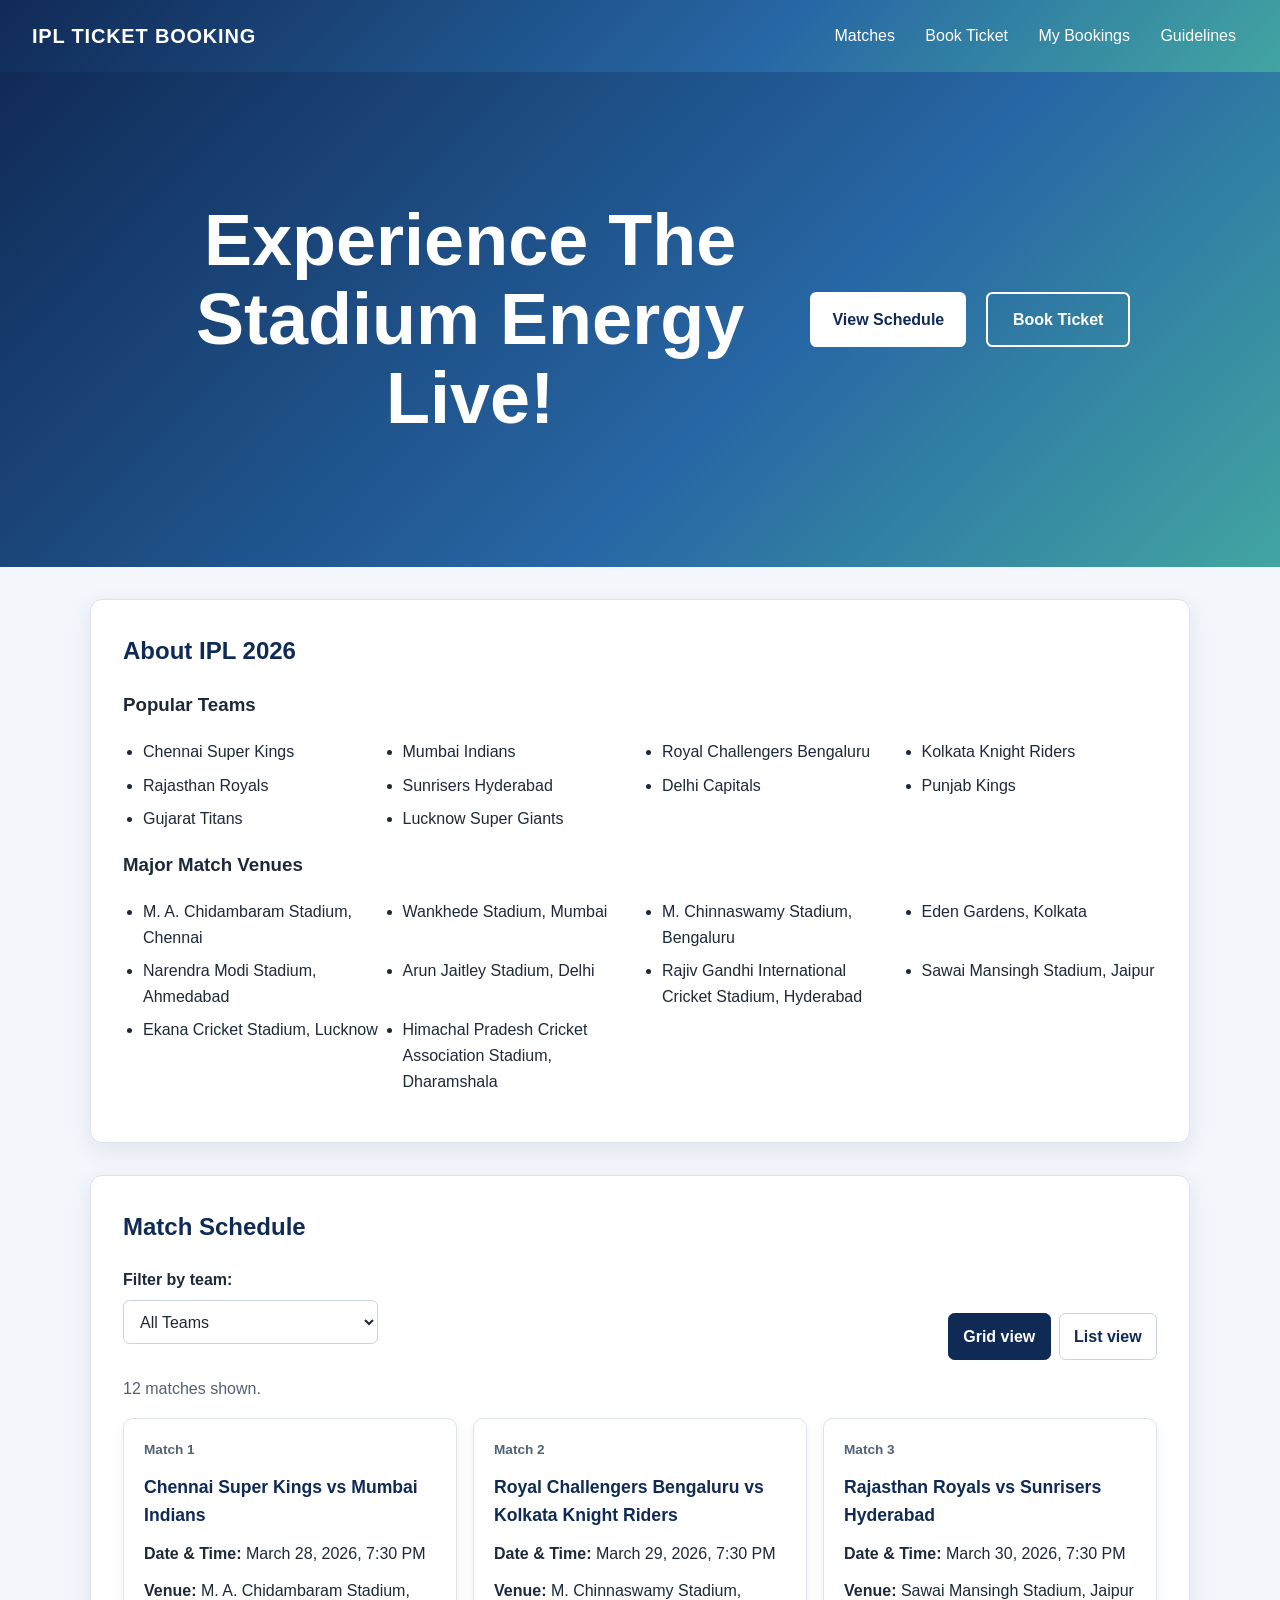
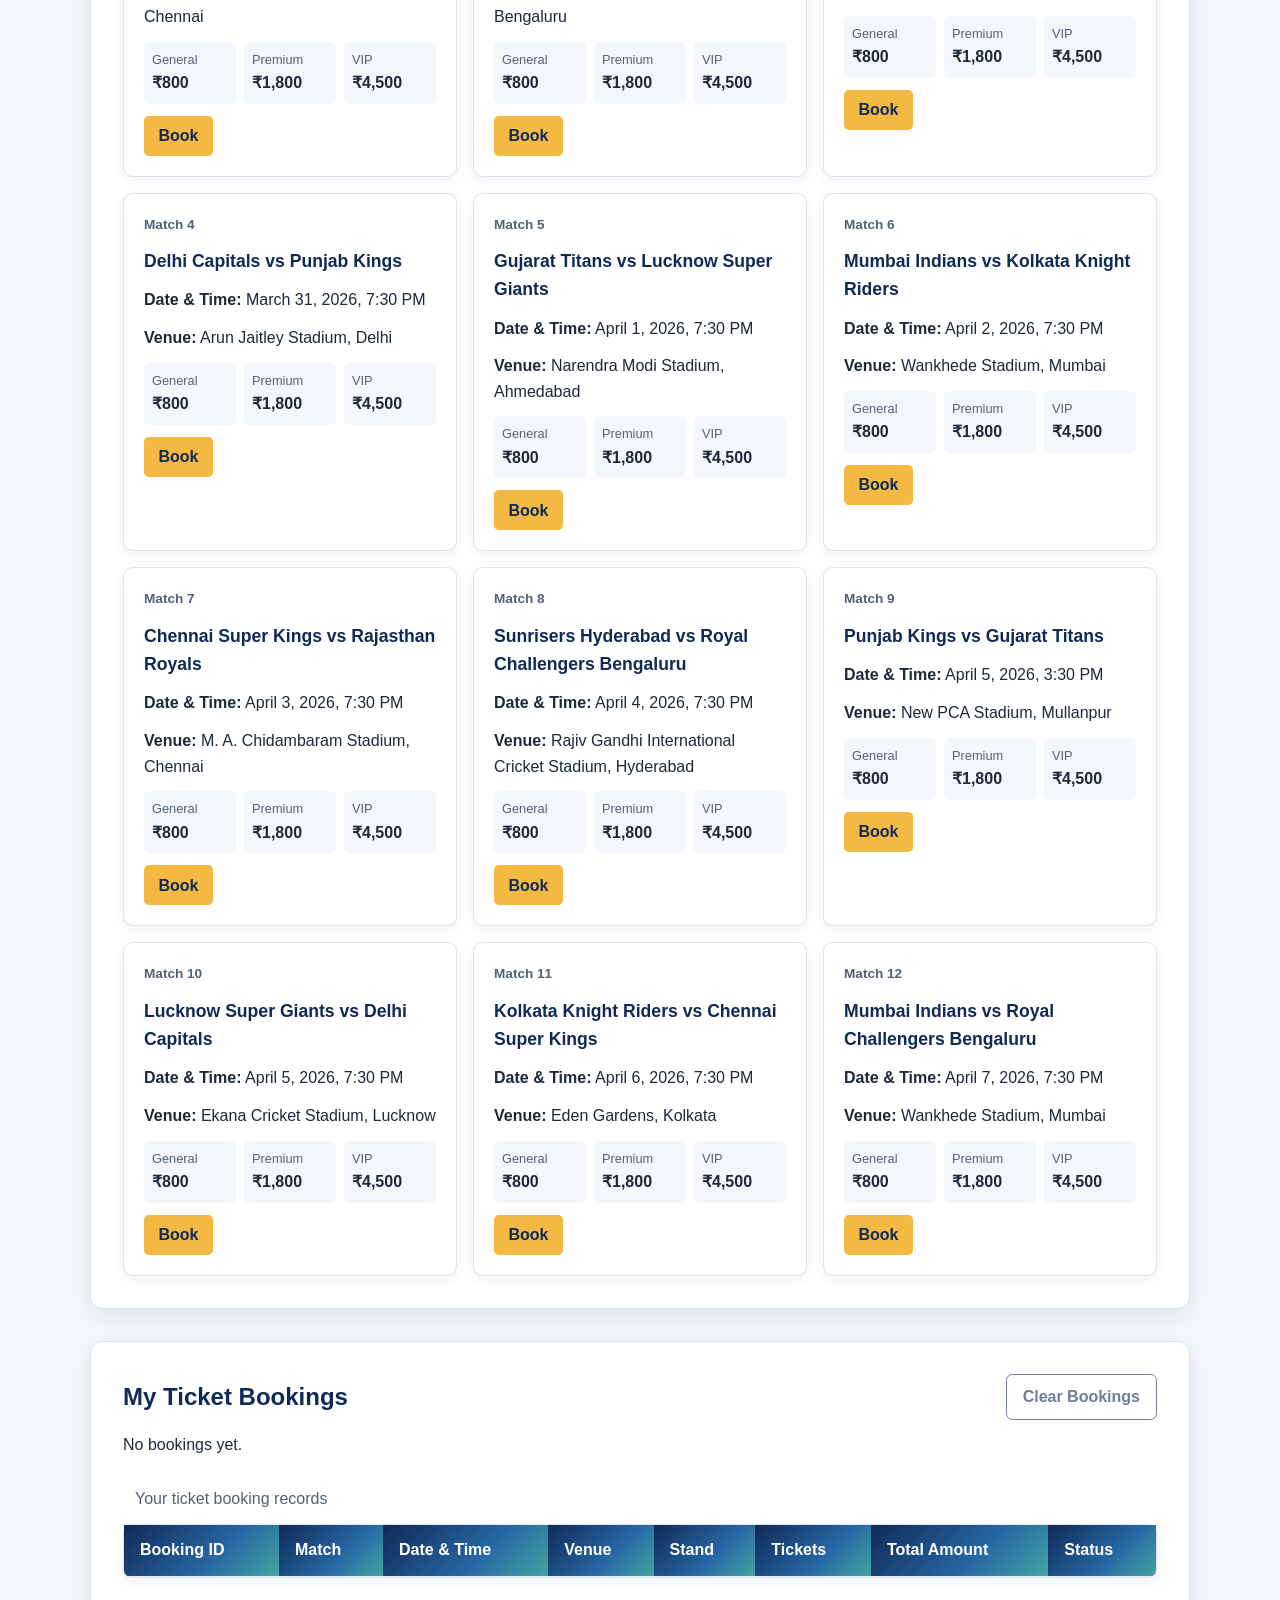
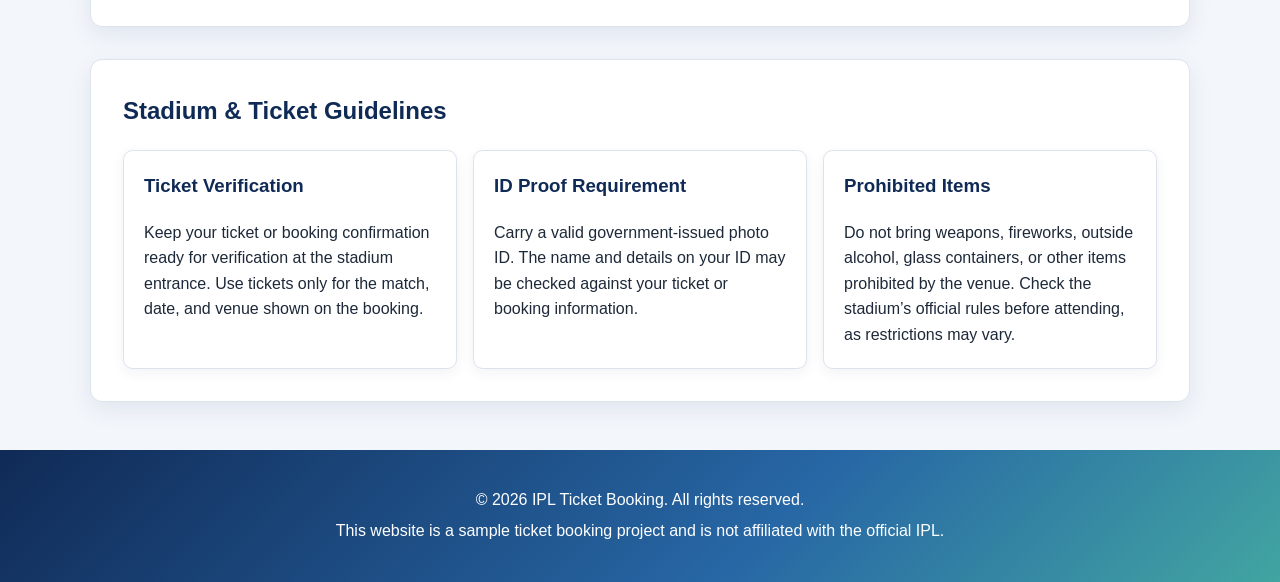
<file: index.html>
<!DOCTYPE html>
<html lang="en">
<head>
  <meta charset="UTF-8">
  <meta name="viewport" content="width=device-width, initial-scale=1.0">
  <title>IPL Ticket Booking</title>
  <link rel="stylesheet" href="CSS_folder/style.css">
</head>
<body>
  <header class="site-header">
    <h1>IPL TICKET BOOKING</h1>
    <button class="menu-toggle" id="nav-toggle" type="button" aria-controls="main-navigation" aria-expanded="false" aria-label="Open navigation">
      <span></span><span></span><span></span>
    </button>
    <nav id="main-navigation" aria-label="Main navigation">
      <ul>
        <li><a href="#matches">Matches</a></li>
        <li><a href="booking.html">Book Ticket</a></li>
        <li><a href="#my-bookings">My Bookings</a></li>
        <li><a href="#guidelines">Guidelines</a></li>
      </ul>
    </nav>
  </header>

  <main>
    <section class="hero" aria-labelledby="hero-tagline">
      <h2 id="hero-tagline">Experience The Stadium Energy Live!</h2>
      <a href="#matches">View Schedule</a>
      <a href="booking.html">Book Ticket</a>
    </section>

    <section id="about-ipl-2026" aria-labelledby="about-heading">
      <h2 id="about-heading">About IPL 2026</h2>
      <h3>Popular Teams</h3>
      <ul>
        <li>Chennai Super Kings</li>
        <li>Mumbai Indians</li>
        <li>Royal Challengers Bengaluru</li>
        <li>Kolkata Knight Riders</li>
        <li>Rajasthan Royals</li>
        <li>Sunrisers Hyderabad</li>
        <li>Delhi Capitals</li>
        <li>Punjab Kings</li>
        <li>Gujarat Titans</li>
        <li>Lucknow Super Giants</li>
      </ul>
      <h3>Major Match Venues</h3>
      <ul>
        <li>M. A. Chidambaram Stadium, Chennai</li>
        <li>Wankhede Stadium, Mumbai</li>
        <li>M. Chinnaswamy Stadium, Bengaluru</li>
        <li>Eden Gardens, Kolkata</li>
        <li>Narendra Modi Stadium, Ahmedabad</li>
        <li>Arun Jaitley Stadium, Delhi</li>
        <li>Rajiv Gandhi International Cricket Stadium, Hyderabad</li>
        <li>Sawai Mansingh Stadium, Jaipur</li>
        <li>Ekana Cricket Stadium, Lucknow</li>
        <li>Himachal Pradesh Cricket Association Stadium, Dharamshala</li>
      </ul>
    </section>

    <section id="matches" aria-labelledby="matches-heading">
      <h2 id="matches-heading">Match Schedule</h2>
      <div class="match-controls">
        <div>
          <label for="team-filter">Filter by team:</label>
          <select id="team-filter" name="team">
            <option value="all">All Teams</option>
            <option value="csk">Chennai Super Kings</option>
            <option value="mi">Mumbai Indians</option>
            <option value="rcb">Royal Challengers Bengaluru</option>
            <option value="kkr">Kolkata Knight Riders</option>
            <option value="rr">Rajasthan Royals</option>
            <option value="srh">Sunrisers Hyderabad</option>
            <option value="dc">Delhi Capitals</option>
            <option value="pbks">Punjab Kings</option>
            <option value="gt">Gujarat Titans</option>
            <option value="lsg">Lucknow Super Giants</option>
          </select>
        </div>
        <div class="view-controls" role="group" aria-label="Match display">
          <button type="button" data-match-view="grid" aria-pressed="true">Grid view</button>
          <button type="button" data-match-view="list" aria-pressed="false">List view</button>
        </div>
      </div>
      <p id="match-count" role="status" aria-live="polite"></p>
      <div id="match-grid" class="match-grid" data-view="grid">
        <article class="match-card" data-match-id="match-01" data-teams="csk mi">
          <p class="match-number">Match 1</p><h3>Chennai Super Kings vs Mumbai Indians</h3>
          <p><strong>Date &amp; Time:</strong> March 28, 2026, 7:30 PM</p>
          <p><strong>Venue:</strong> M. A. Chidambaram Stadium, Chennai</p>
          <dl class="match-prices"><div><dt>General</dt><dd>₹800</dd></div><div><dt>Premium</dt><dd>₹1,800</dd></div><div><dt>VIP</dt><dd>₹4,500</dd></div></dl>
          <a href="booking.html" data-book-match="match-01">Book</a>
        </article>
        <article class="match-card" data-match-id="match-02" data-teams="rcb kkr">
          <p class="match-number">Match 2</p><h3>Royal Challengers Bengaluru vs Kolkata Knight Riders</h3>
          <p><strong>Date &amp; Time:</strong> March 29, 2026, 7:30 PM</p>
          <p><strong>Venue:</strong> M. Chinnaswamy Stadium, Bengaluru</p>
          <dl class="match-prices"><div><dt>General</dt><dd>₹800</dd></div><div><dt>Premium</dt><dd>₹1,800</dd></div><div><dt>VIP</dt><dd>₹4,500</dd></div></dl>
          <a href="booking.html" data-book-match="match-02">Book</a>
        </article>
        <article class="match-card" data-match-id="match-03" data-teams="rr srh">
          <p class="match-number">Match 3</p><h3>Rajasthan Royals vs Sunrisers Hyderabad</h3>
          <p><strong>Date &amp; Time:</strong> March 30, 2026, 7:30 PM</p>
          <p><strong>Venue:</strong> Sawai Mansingh Stadium, Jaipur</p>
          <dl class="match-prices"><div><dt>General</dt><dd>₹800</dd></div><div><dt>Premium</dt><dd>₹1,800</dd></div><div><dt>VIP</dt><dd>₹4,500</dd></div></dl>
          <a href="booking.html" data-book-match="match-03">Book</a>
        </article>
        <article class="match-card" data-match-id="match-04" data-teams="dc pbks">
          <p class="match-number">Match 4</p><h3>Delhi Capitals vs Punjab Kings</h3>
          <p><strong>Date &amp; Time:</strong> March 31, 2026, 7:30 PM</p>
          <p><strong>Venue:</strong> Arun Jaitley Stadium, Delhi</p>
          <dl class="match-prices"><div><dt>General</dt><dd>₹800</dd></div><div><dt>Premium</dt><dd>₹1,800</dd></div><div><dt>VIP</dt><dd>₹4,500</dd></div></dl>
          <a href="booking.html" data-book-match="match-04">Book</a>
        </article>
        <article class="match-card" data-match-id="match-05" data-teams="gt lsg">
          <p class="match-number">Match 5</p><h3>Gujarat Titans vs Lucknow Super Giants</h3>
          <p><strong>Date &amp; Time:</strong> April 1, 2026, 7:30 PM</p>
          <p><strong>Venue:</strong> Narendra Modi Stadium, Ahmedabad</p>
          <dl class="match-prices"><div><dt>General</dt><dd>₹800</dd></div><div><dt>Premium</dt><dd>₹1,800</dd></div><div><dt>VIP</dt><dd>₹4,500</dd></div></dl>
          <a href="booking.html" data-book-match="match-05">Book</a>
        </article>
        <article class="match-card" data-match-id="match-06" data-teams="mi kkr">
          <p class="match-number">Match 6</p><h3>Mumbai Indians vs Kolkata Knight Riders</h3>
          <p><strong>Date &amp; Time:</strong> April 2, 2026, 7:30 PM</p>
          <p><strong>Venue:</strong> Wankhede Stadium, Mumbai</p>
          <dl class="match-prices"><div><dt>General</dt><dd>₹800</dd></div><div><dt>Premium</dt><dd>₹1,800</dd></div><div><dt>VIP</dt><dd>₹4,500</dd></div></dl>
          <a href="booking.html" data-book-match="match-06">Book</a>
        </article>
        <article class="match-card" data-match-id="match-07" data-teams="csk rr">
          <p class="match-number">Match 7</p><h3>Chennai Super Kings vs Rajasthan Royals</h3>
          <p><strong>Date &amp; Time:</strong> April 3, 2026, 7:30 PM</p>
          <p><strong>Venue:</strong> M. A. Chidambaram Stadium, Chennai</p>
          <dl class="match-prices"><div><dt>General</dt><dd>₹800</dd></div><div><dt>Premium</dt><dd>₹1,800</dd></div><div><dt>VIP</dt><dd>₹4,500</dd></div></dl>
          <a href="booking.html" data-book-match="match-07">Book</a>
        </article>
        <article class="match-card" data-match-id="match-08" data-teams="srh rcb">
          <p class="match-number">Match 8</p><h3>Sunrisers Hyderabad vs Royal Challengers Bengaluru</h3>
          <p><strong>Date &amp; Time:</strong> April 4, 2026, 7:30 PM</p>
          <p><strong>Venue:</strong> Rajiv Gandhi International Cricket Stadium, Hyderabad</p>
          <dl class="match-prices"><div><dt>General</dt><dd>₹800</dd></div><div><dt>Premium</dt><dd>₹1,800</dd></div><div><dt>VIP</dt><dd>₹4,500</dd></div></dl>
          <a href="booking.html" data-book-match="match-08">Book</a>
        </article>
        <article class="match-card" data-match-id="match-09" data-teams="pbks gt">
          <p class="match-number">Match 9</p><h3>Punjab Kings vs Gujarat Titans</h3>
          <p><strong>Date &amp; Time:</strong> April 5, 2026, 3:30 PM</p>
          <p><strong>Venue:</strong> New PCA Stadium, Mullanpur</p>
          <dl class="match-prices"><div><dt>General</dt><dd>₹800</dd></div><div><dt>Premium</dt><dd>₹1,800</dd></div><div><dt>VIP</dt><dd>₹4,500</dd></div></dl>
          <a href="booking.html" data-book-match="match-09">Book</a>
        </article>
        <article class="match-card" data-match-id="match-10" data-teams="lsg dc">
          <p class="match-number">Match 10</p><h3>Lucknow Super Giants vs Delhi Capitals</h3>
          <p><strong>Date &amp; Time:</strong> April 5, 2026, 7:30 PM</p>
          <p><strong>Venue:</strong> Ekana Cricket Stadium, Lucknow</p>
          <dl class="match-prices"><div><dt>General</dt><dd>₹800</dd></div><div><dt>Premium</dt><dd>₹1,800</dd></div><div><dt>VIP</dt><dd>₹4,500</dd></div></dl>
          <a href="booking.html" data-book-match="match-10">Book</a>
        </article>
        <article class="match-card" data-match-id="match-11" data-teams="kkr csk">
          <p class="match-number">Match 11</p><h3>Kolkata Knight Riders vs Chennai Super Kings</h3>
          <p><strong>Date &amp; Time:</strong> April 6, 2026, 7:30 PM</p>
          <p><strong>Venue:</strong> Eden Gardens, Kolkata</p>
          <dl class="match-prices"><div><dt>General</dt><dd>₹800</dd></div><div><dt>Premium</dt><dd>₹1,800</dd></div><div><dt>VIP</dt><dd>₹4,500</dd></div></dl>
          <a href="booking.html" data-book-match="match-11">Book</a>
        </article>
        <article class="match-card" data-match-id="match-12" data-teams="mi rcb">
          <p class="match-number">Match 12</p><h3>Mumbai Indians vs Royal Challengers Bengaluru</h3>
          <p><strong>Date &amp; Time:</strong> April 7, 2026, 7:30 PM</p>
          <p><strong>Venue:</strong> Wankhede Stadium, Mumbai</p>
          <dl class="match-prices"><div><dt>General</dt><dd>₹800</dd></div><div><dt>Premium</dt><dd>₹1,800</dd></div><div><dt>VIP</dt><dd>₹4,500</dd></div></dl>
          <a href="booking.html" data-book-match="match-12">Book</a>
        </article>
      </div>
      <p id="match-empty" hidden>No matches found for this team.</p>
    </section>
    <section id="my-bookings" aria-labelledby="my-bookings-heading">
      <div class="bookings-header">
        <h2 id="my-bookings-heading">My Ticket Bookings</h2>
        <button id="clear-bookings" type="button">Clear Bookings</button>
      </div>
      <p id="bookings-status" role="status" aria-live="polite"></p>
      <table>
        <caption>Your ticket booking records</caption>
        <thead>
          <tr>
            <th scope="col">Booking ID</th>
            <th scope="col">Match</th>
            <th scope="col">Date &amp; Time</th>
            <th scope="col">Venue</th>
            <th scope="col">Stand</th>
            <th scope="col">Tickets</th>
            <th scope="col">Total Amount</th>
            <th scope="col">Status</th>
          </tr>
        </thead>
        <tbody id="booking-records">
        </tbody>
      </table>
    </section>
    <section id="guidelines" aria-labelledby="guidelines-heading">
      <h2 id="guidelines-heading">Stadium &amp; Ticket Guidelines</h2>
      <div class="guidelines-grid">
        <article>
          <h3>Ticket Verification</h3>
          <p>Keep your ticket or booking confirmation ready for verification at the stadium entrance. Use tickets only for the match, date, and venue shown on the booking.</p>
        </article>
        <article>
          <h3>ID Proof Requirement</h3>
          <p>Carry a valid government-issued photo ID. The name and details on your ID may be checked against your ticket or booking information.</p>
        </article>
        <article>
          <h3>Prohibited Items</h3>
          <p>Do not bring weapons, fireworks, outside alcohol, glass containers, or other items prohibited by the venue. Check the stadium’s official rules before attending, as restrictions may vary.</p>
        </article>
      </div>
    </section>
  </main>
  <footer>
    <p>&copy; 2026 IPL Ticket Booking. All rights reserved.</p>
    <p>This website is a sample ticket booking project and is not affiliated with the official IPL.</p>
  </footer>
  <script src="JS_folder/app.js"></script>
</body>
</html>
</file>
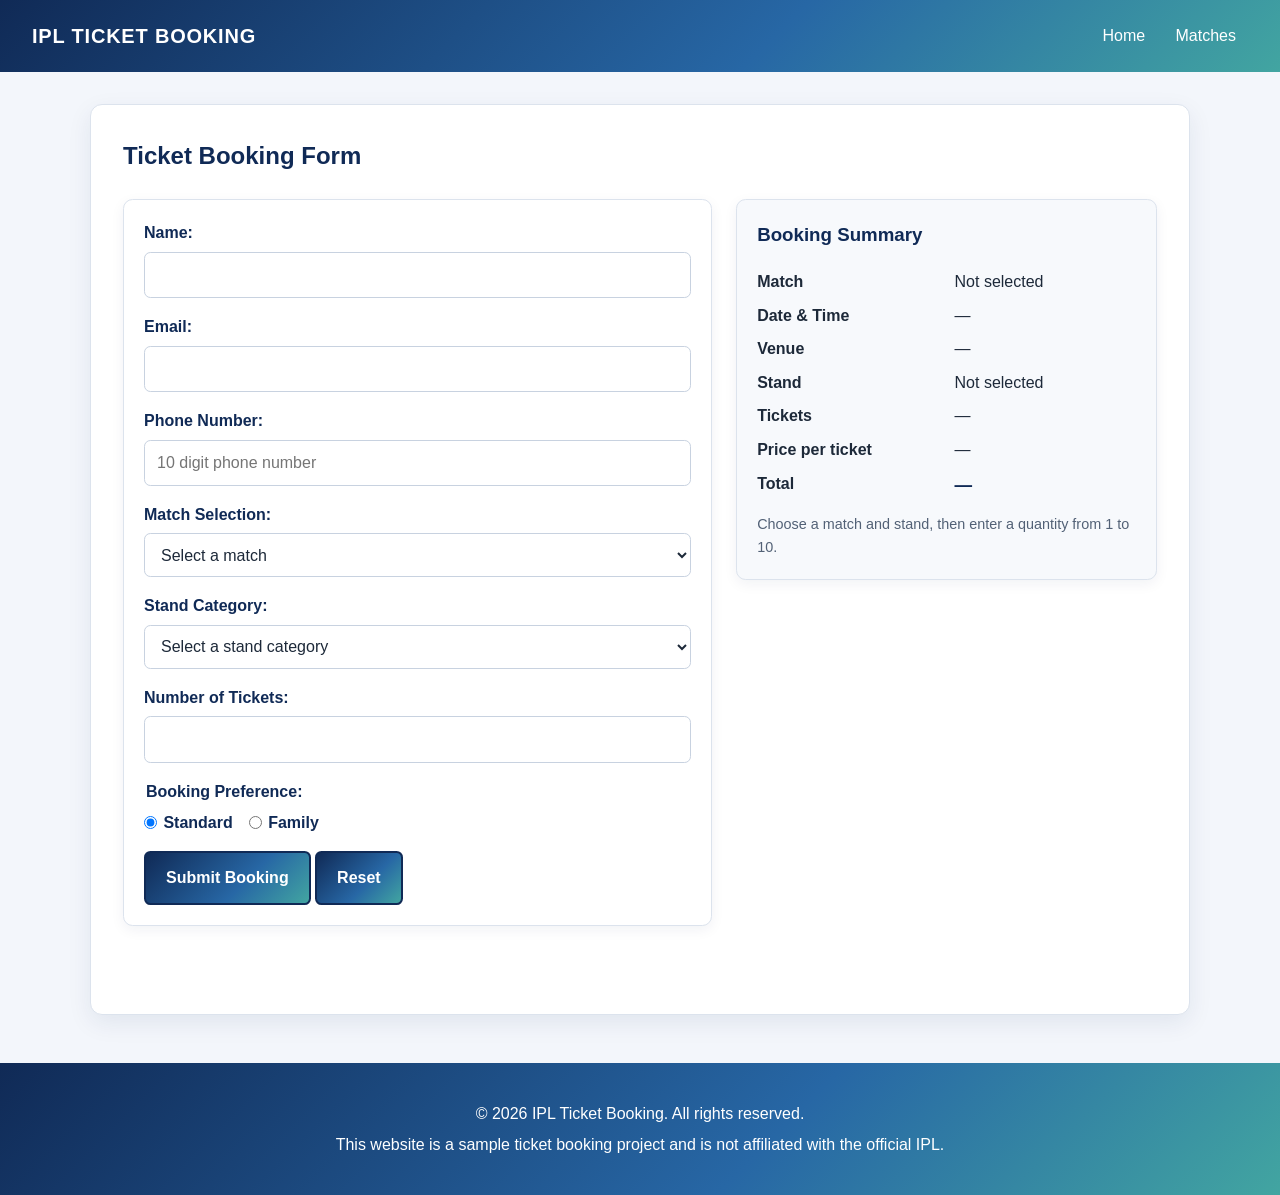
<file: booking.html>
<!DOCTYPE html>
<html lang="en">
<head>
  <meta charset="UTF-8">
  <meta name="viewport" content="width=device-width, initial-scale=1.0">
  <title>Ticket Booking</title>
  <link rel="stylesheet" href="CSS_folder/style.css">
</head>
<body>
  <header class="site-header">
    <h1>IPL TICKET BOOKING</h1>
    <button class="menu-toggle" id="nav-toggle" type="button" aria-controls="main-navigation" aria-expanded="false" aria-label="Open navigation">
      <span></span><span></span><span></span>
    </button>
    <nav id="main-navigation" aria-label="Main navigation">
      <ul>
        <li><a href="index.html">Home</a></li>
        <li><a href="index.html#matches">Matches</a></li>
      </ul>
    </nav>
  </header>

  <main>
    <section id="book-ticket" class="booking-form-section" aria-labelledby="booking-heading">
      <h2 id="booking-heading">Ticket Booking Form</h2>
      <form action="#" method="get">
        <div>
          <label for="customer-name">Name:</label>
          <input type="text" id="customer-name" name="name" autocomplete="name" required minlength="2" maxlength="50">
        </div>
        <div>
          <label for="customer-email">Email:</label>
          <input type="email" id="customer-email" name="email" autocomplete="email" required maxlength="254">
        </div>
        <div>
          <label for="customer-phone">Phone Number:</label>
          <input type="tel" id="customer-phone" name="phone" autocomplete="tel" placeholder="10 digit phone number" required minlength="10" maxlength="10" pattern="[0-9]{10}" title="Enter exactly 10 digits">
        </div>
        <div>
          <label for="booking-match">Match Selection:</label>
          <select id="booking-match" name="match" required>
            <option value="">Select a match</option>
            <option value="match-01" data-date="March 28, 2026, 7:30 PM" data-venue="M. A. Chidambaram Stadium, Chennai">Chennai Super Kings vs Mumbai Indians</option>
            <option value="match-02" data-date="March 29, 2026, 7:30 PM" data-venue="M. Chinnaswamy Stadium, Bengaluru">Royal Challengers Bengaluru vs Kolkata Knight Riders</option>
            <option value="match-03" data-date="March 30, 2026, 7:30 PM" data-venue="Sawai Mansingh Stadium, Jaipur">Rajasthan Royals vs Sunrisers Hyderabad</option>
            <option value="match-04" data-date="March 31, 2026, 7:30 PM" data-venue="Arun Jaitley Stadium, Delhi">Delhi Capitals vs Punjab Kings</option>
            <option value="match-05" data-date="April 1, 2026, 7:30 PM" data-venue="Narendra Modi Stadium, Ahmedabad">Gujarat Titans vs Lucknow Super Giants</option>
            <option value="match-06" data-date="April 2, 2026, 7:30 PM" data-venue="Wankhede Stadium, Mumbai">Mumbai Indians vs Kolkata Knight Riders</option>
            <option value="match-07" data-date="April 3, 2026, 7:30 PM" data-venue="M. A. Chidambaram Stadium, Chennai">Chennai Super Kings vs Rajasthan Royals</option>
            <option value="match-08" data-date="April 4, 2026, 7:30 PM" data-venue="Rajiv Gandhi International Cricket Stadium, Hyderabad">Sunrisers Hyderabad vs Royal Challengers Bengaluru</option>
            <option value="match-09" data-date="April 5, 2026, 3:30 PM" data-venue="New PCA Stadium, Mullanpur">Punjab Kings vs Gujarat Titans</option>
            <option value="match-10" data-date="April 5, 2026, 7:30 PM" data-venue="Ekana Cricket Stadium, Lucknow">Lucknow Super Giants vs Delhi Capitals</option>
            <option value="match-11" data-date="April 6, 2026, 7:30 PM" data-venue="Eden Gardens, Kolkata">Kolkata Knight Riders vs Chennai Super Kings</option>
            <option value="match-12" data-date="April 7, 2026, 7:30 PM" data-venue="Wankhede Stadium, Mumbai">Mumbai Indians vs Royal Challengers Bengaluru</option>
          </select>
        </div>
        <div>
          <label for="stand-category">Stand Category:</label>
          <select id="stand-category" name="stand-category" required>
            <option value="">Select a stand category</option>
            <option value="general">General</option>
            <option value="premium">Premium</option>
            <option value="vip">VIP</option>
          </select>
        </div>
        <div>
          <label for="ticket-quantity">Number of Tickets:</label>
          <input type="number" id="ticket-quantity" name="ticket-quantity" min="1" max="10" required>
        </div>
        <div>
          <fieldset class="booking-preference">
            <legend>Booking Preference:</legend>
            <label><input type="radio" name="booking-preference" value="standard" checked> Standard</label>
            <label><input type="radio" name="booking-preference" value="family"> Family</label>
          </fieldset>
        </div>
        <button type="submit">Submit Booking</button>
        <button type="reset">Reset</button>
      </form>
      <aside class="booking-summary" id="booking-summary" aria-labelledby="booking-summary-heading">
        <h3 id="booking-summary-heading">Booking Summary</h3>
        <dl>
          <dt>Match</dt><dd id="summary-match">Not selected</dd>
          <dt>Date &amp; Time</dt><dd id="summary-date">—</dd>
          <dt>Venue</dt><dd id="summary-venue">—</dd>
          <dt>Stand</dt><dd id="summary-stand">Not selected</dd>
          <dt>Tickets</dt><dd id="summary-quantity">—</dd>
          <dt>Price per ticket</dt><dd id="summary-unit-price">—</dd>
          <dt>Total</dt><dd id="summary-total" class="summary-total">—</dd>
        </dl>
        <p id="summary-message">Choose a match and stand, then enter a quantity from 1 to 10.</p>
      </aside>
      <p id="booking-status" role="status" aria-live="polite"></p>
    </section>
  </main>

  <footer>
    <p>&copy; 2026 IPL Ticket Booking. All rights reserved.</p>
    <p>This website is a sample ticket booking project and is not affiliated with the official IPL.</p>
  </footer>
  <script src="JS_folder/app.js"></script>
</body>
</html>
</file>
<file: CSS_folder/style.css>
:root {
  --primary: #102a56;
  --accent: #f4b942;
  --background: #f3f6fb;
  --text: #1d2939;
  --blue-gradient: linear-gradient(135deg, var(--primary), #2767a5 60%, #42a5a1);
}

* { box-sizing: border-box; }

body {
  margin: 0;
  background: var(--background);
  color: var(--text);
  font: 16px/1.6 Arial, Helvetica, sans-serif;
  scroll-behavior: smooth;
}

.site-header {
  position: sticky;
  top: 0;
  z-index: 1000;
  display: flex;
  align-items: center;
  justify-content: space-between;
  gap: 1.5rem;
  min-height: 4.5rem;
  padding: 0.5rem 2rem;
  background: var(--blue-gradient);
  color: #fff;
}

.site-header > h1 {
  margin: 0;
  color: #fff;
  font-size: 1.25rem;
  letter-spacing: 0.04em;
}

#main-navigation ul {
  display: flex;
  flex-wrap: wrap;
  justify-content: flex-end;
  gap: 0.4rem;
  margin: 0;
  padding: 0;
  list-style: none;
}

#main-navigation a {
  display: block;
  padding: 0.5rem 0.75rem;
  border-radius: 0.25rem;
  color: #fff;
  text-decoration: none;
  transition: background-color 160ms ease, color 160ms ease;
}

#main-navigation a:hover,
#main-navigation a:focus-visible {
  background: var(--accent);
  color: var(--primary);
}

.menu-toggle {
  display: none;
  width: 2.75rem;
  height: 2.75rem;
  flex-direction: column;
  align-items: center;
  justify-content: center;
  gap: 0.3rem;
  border: 1px solid rgb(255 255 255 / 55%);
  border-radius: 0.4rem;
  background: transparent;
  cursor: pointer;
}

.menu-toggle span {
  width: 1.25rem;
  height: 2px;
  border-radius: 2px;
  background: #fff;
}

.menu-toggle:focus-visible {
  outline: 3px solid var(--accent);
  outline-offset: 2px;
}

.site-header + main section[id] { scroll-margin-top: 5.5rem; }

.hero {
  display: flex;
  flex-wrap: wrap;
  min-height: 55vh;
  align-items: center;
  justify-content: center;
  gap: 1.25rem;
  padding: clamp(3rem, 8vw, 6rem) 1.5rem;
  background: var(--blue-gradient);
  color: #fff;
  text-align: center;
}

.hero h2 {
  flex-basis: 100%;
  max-width: 16ch;
  margin: 0;
  font-size: clamp(2.25rem, 6vw, 4.5rem);
  line-height: 1.1;
}

.hero a {
  display: inline-flex;
  align-items: center;
  justify-content: center;
  min-width: 9rem;
  padding: 0.8rem 1.25rem;
  border: 2px solid #fff;
  border-radius: 0.4rem;
  background: #fff;
  color: var(--primary);
  font-weight: 700;
  text-decoration: none;
  transition: background-color 160ms ease, color 160ms ease, transform 160ms ease;
}

.hero a + a { background: transparent; color: #fff; }

.hero a:hover,
.hero a:focus-visible {
  transform: translateY(-2px);
  border-color: var(--accent);
  background: var(--accent);
  color: var(--primary);
}

main > section:not(.hero) {
  width: min(1100px, calc(100% - 2rem));
  margin: 2rem auto;
  padding: clamp(1.25rem, 3vw, 2rem);
  border: 1px solid #dce3ed;
  border-radius: 0.75rem;
  background: #fff;
  box-shadow: 0 8px 24px rgb(16 42 86 / 8%);
}

main > section:not(.hero) h2 { margin-top: 0; color: var(--primary); }

#about-ipl-2026 ul {
  display: grid;
  grid-template-columns: repeat(auto-fit, minmax(220px, 1fr));
  gap: 0.5rem 1.5rem;
  padding-left: 1.25rem;
}

#my-bookings { overflow-x: auto; }

table {
  width: 100%;
  min-width: 760px;
  margin: 1rem 0;
  overflow: hidden;
  border: 1px solid #dce3ed;
  border-spacing: 0;
  border-radius: 0.5rem;
  box-shadow: 0 4px 14px rgb(16 42 86 / 6%);
}

caption { padding: 0.75rem; color: #526176; text-align: left; }

th,
td {
  padding: 0.8rem 1rem;
  border-bottom: 1px solid #e5eaf1;
  text-align: left;
}

thead th { background: var(--blue-gradient); color: #fff; }
tbody tr:nth-child(even) { background: #f7f9fc; }
tbody tr:hover { background: #fff7e5; }

td a {
  display: inline-block;
  padding: 0.35rem 0.75rem;
  border-radius: 0.3rem;
  background: var(--accent);
  color: var(--primary);
  font-weight: 700;
  text-decoration: none;
}

.match-controls {
  display: flex;
  align-items: end;
  justify-content: space-between;
  gap: 1rem;
  margin-bottom: 1rem;
}

.match-controls label { display: block; font-weight: 700; }

.view-controls {
  display: flex;
  flex-wrap: wrap;
  gap: 0.5rem;
}

.view-controls button {
  padding: 0.6rem 0.9rem;
  border: 1px solid #c8d2e0;
  border-radius: 0.4rem;
  background: #fff;
  color: var(--primary);
  cursor: pointer;
  font: inherit;
  font-weight: 700;
}

.view-controls button[aria-pressed="true"] {
  border-color: var(--primary);
  background: var(--primary);
  color: #fff;
}

.view-controls button:focus-visible {
  outline: 3px solid rgb(39 103 165 / 30%);
  outline-offset: 2px;
}

.match-grid {
  display: grid;
  grid-template-columns: repeat(3, minmax(0, 1fr));
  gap: 1rem;
}

.match-grid[data-view="list"] { grid-template-columns: 1fr; }

.match-grid[data-view="list"] .match-card {
  display: grid;
  grid-template-columns: minmax(0, 1fr) minmax(220px, 0.8fr);
  gap: 0.5rem 1.5rem;
  align-items: start;
}

.match-card {
  display: flex;
  min-width: 0;
  flex-direction: column;
  gap: 0.75rem;
  padding: 1.25rem;
  border: 1px solid #dce3ed;
  border-radius: 0.6rem;
  background: #fff;
  box-shadow: 0 4px 14px rgb(16 42 86 / 6%);
}

.match-card[hidden] { display: none; }
.match-card h3 { margin: 0; color: var(--primary); font-size: 1.1rem; }
.match-card p { margin: 0; }
.match-card .match-number { color: #526176; font-size: 0.85rem; font-weight: 700; }

.match-prices {
  display: grid;
  grid-template-columns: repeat(3, minmax(0, 1fr));
  gap: 0.5rem;
  margin: 0;
}

.match-prices div {
  padding: 0.5rem;
  border-radius: 0.35rem;
  background: #f3f6fb;
}

.match-prices dt { color: #526176; font-size: 0.8rem; }
.match-prices dd { margin: 0; font-weight: 700; }

.match-card > a {
  align-self: flex-start;
  padding: 0.45rem 0.9rem;
  border-radius: 0.3rem;
  background: var(--accent);
  color: var(--primary);
  font-weight: 700;
  text-decoration: none;
}

.match-card > a:hover,
.match-card > a:focus-visible { background: #ffd36f; }

#match-count { margin: 0 0 1rem; color: #526176; }
#match-empty { margin: 1.5rem 0; font-weight: 700; }

#team-filter,
#book-ticket input,
#book-ticket select {
  width: 100%;
  min-height: 2.75rem;
  padding: 0.6rem 0.75rem;
  border: 1px solid #c8d2e0;
  border-radius: 0.4rem;
  background: #fff;
  color: var(--text);
  font: inherit;
}

#team-filter { width: auto; min-width: 14rem; margin: 0.5rem 0 1rem; }

#book-ticket {
  display: grid;
  grid-template-columns: minmax(0, 1.4fr) minmax(260px, 1fr);
  align-items: start;
  gap: 1.5rem;
}

#book-ticket.booking-form-section {
  grid-template-columns: minmax(0, 1.4fr) minmax(260px, 1fr);
}

#book-ticket h2 { grid-column: 1 / -1; margin-bottom: 0; }
#booking-status { grid-column: 1 / -1; }

#book-ticket form,
.booking-summary,
#guidelines article {
  padding: 1.25rem;
  border: 1px solid #dce3ed;
  border-radius: 0.6rem;
  background: #fff;
  box-shadow: 0 4px 14px rgb(16 42 86 / 6%);
}

#book-ticket form > div { margin-bottom: 1rem; }

#book-ticket label {
  display: block;
  margin-bottom: 0.35rem;
  color: var(--primary);
  font-weight: 700;
}

#book-ticket .booking-preference {
  display: flex;
  flex-wrap: wrap;
  gap: 0.75rem 1rem;
  margin: 0;
  padding: 0;
  border: 0;
}

#book-ticket .booking-preference legend {
  margin-bottom: 0.35rem;
  color: var(--primary);
  font-weight: 700;
}

#book-ticket .booking-preference label {
  display: inline-flex;
  align-items: center;
  gap: 0.4rem;
  margin: 0;
}

#book-ticket .booking-preference input[type="radio"] {
  width: auto;
  min-height: auto;
  margin: 0;
  padding: 0;
}

#book-ticket input:focus,
#book-ticket select:focus,
#team-filter:focus {
  border-color: #2767a5;
  outline: 3px solid rgb(39 103 165 / 18%);
}

#book-ticket button,
#clear-bookings {
  border: 1px solid var(--primary);
  border-radius: 0.4rem;
  cursor: pointer;
  font: inherit;
  font-weight: 700;
  transition: background-color 160ms ease, color 160ms ease;
}

#book-ticket button {
  padding: 0.75rem 1.25rem;
  border-width: 2px;
  background: var(--blue-gradient);
  color: #fff;
}

#book-ticket button:hover,
#book-ticket button:focus-visible {
  background: var(--accent);
  color: var(--primary);
}

.bookings-header {
  display: flex;
  align-items: center;
  justify-content: space-between;
  gap: 1rem;
}

.bookings-header h2 { margin-bottom: 0; }

#clear-bookings {
  flex: 0 0 auto;
  padding: 0.6rem 1rem;
  background: #fff;
  color: var(--primary);
}

#clear-bookings:hover,
#clear-bookings:focus-visible { background: var(--accent); }
#clear-bookings:disabled { cursor: not-allowed; opacity: 0.6; }
#bookings-status { margin: 0.75rem 0; }
.booking-summary { background: #f7f9fc; }

.booking-summary h3,
#guidelines article h3 { margin-top: 0; color: var(--primary); }

.booking-summary dl {
  display: grid;
  grid-template-columns: 1fr 1fr;
  gap: 0.5rem 1rem;
  margin-bottom: 0;
}

.booking-summary dt { font-weight: 700; }
.booking-summary dd { margin: 0; overflow-wrap: anywhere; }
#booking-summary .summary-total { color: var(--primary); font-size: 1.1rem; font-weight: 700; }
#summary-message { margin-bottom: 0; color: #526176; font-size: 0.9rem; }
#guidelines article p { margin-bottom: 0; }
#guidelines .guidelines-grid {
  display: grid;
  grid-template-columns: repeat(3, minmax(0, 1fr));
  gap: 1rem;
}

#guidelines article + article { margin-top: 0; }

#toast-container {
  position: fixed;
  z-index: 2000;
  right: 1.25rem;
  bottom: 1.25rem;
  display: flex;
  flex-direction: column;
  gap: 0.75rem;
  max-width: min(360px, calc(100% - 2.5rem));
}

.toast {
  padding: 0.85rem 1rem;
  border-left: 4px solid #1f7a4c;
  border-radius: 0.4rem;
  background: #fff;
  box-shadow: 0 8px 24px rgb(16 42 86 / 20%);
  color: var(--text);
  opacity: 1;
  transition: opacity 300ms ease, transform 300ms ease;
}

.toast-error { border-left-color: #c62828; }

.toast-hiding {
  opacity: 0;
  transform: translateY(0.5rem);
}

footer {
  margin-top: 3rem;
  padding: 2rem 1.5rem;
  background: var(--blue-gradient);
  color: #fff;
  text-align: center;
}

footer p { margin: 0.35rem 0; }

@media (max-width: 900px) {
  .match-grid,
  #guidelines .guidelines-grid { grid-template-columns: 1fr; }
}

@media (max-width: 700px) {
  .site-header {
    flex-wrap: wrap;
    padding: 0.5rem 1rem;
  }

  .menu-toggle { display: flex; }

  #main-navigation {
    position: absolute;
    top: 100%;
    right: 0;
    left: 0;
    display: none;
    padding: 0.5rem 1rem 1rem;
    background: var(--blue-gradient);
    box-shadow: 0 8px 18px rgb(16 42 86 / 18%);
  }

  #main-navigation.is-open { display: block; }

  #main-navigation ul {
    flex-direction: column;
    align-items: stretch;
  }

  #main-navigation a { padding: 0.75rem; }

  .match-controls {
    flex-direction: column;
    align-items: stretch;
  }

  #team-filter { width: 100%; }
  .view-controls button { flex: 1; }

  .match-grid[data-view="list"] .match-card { grid-template-columns: 1fr; }

  #book-ticket { grid-template-columns: 1fr; }
  #book-ticket.booking-form-section { grid-template-columns: 1fr; }
  #book-ticket h2 { grid-column: auto; }
}
</file>
